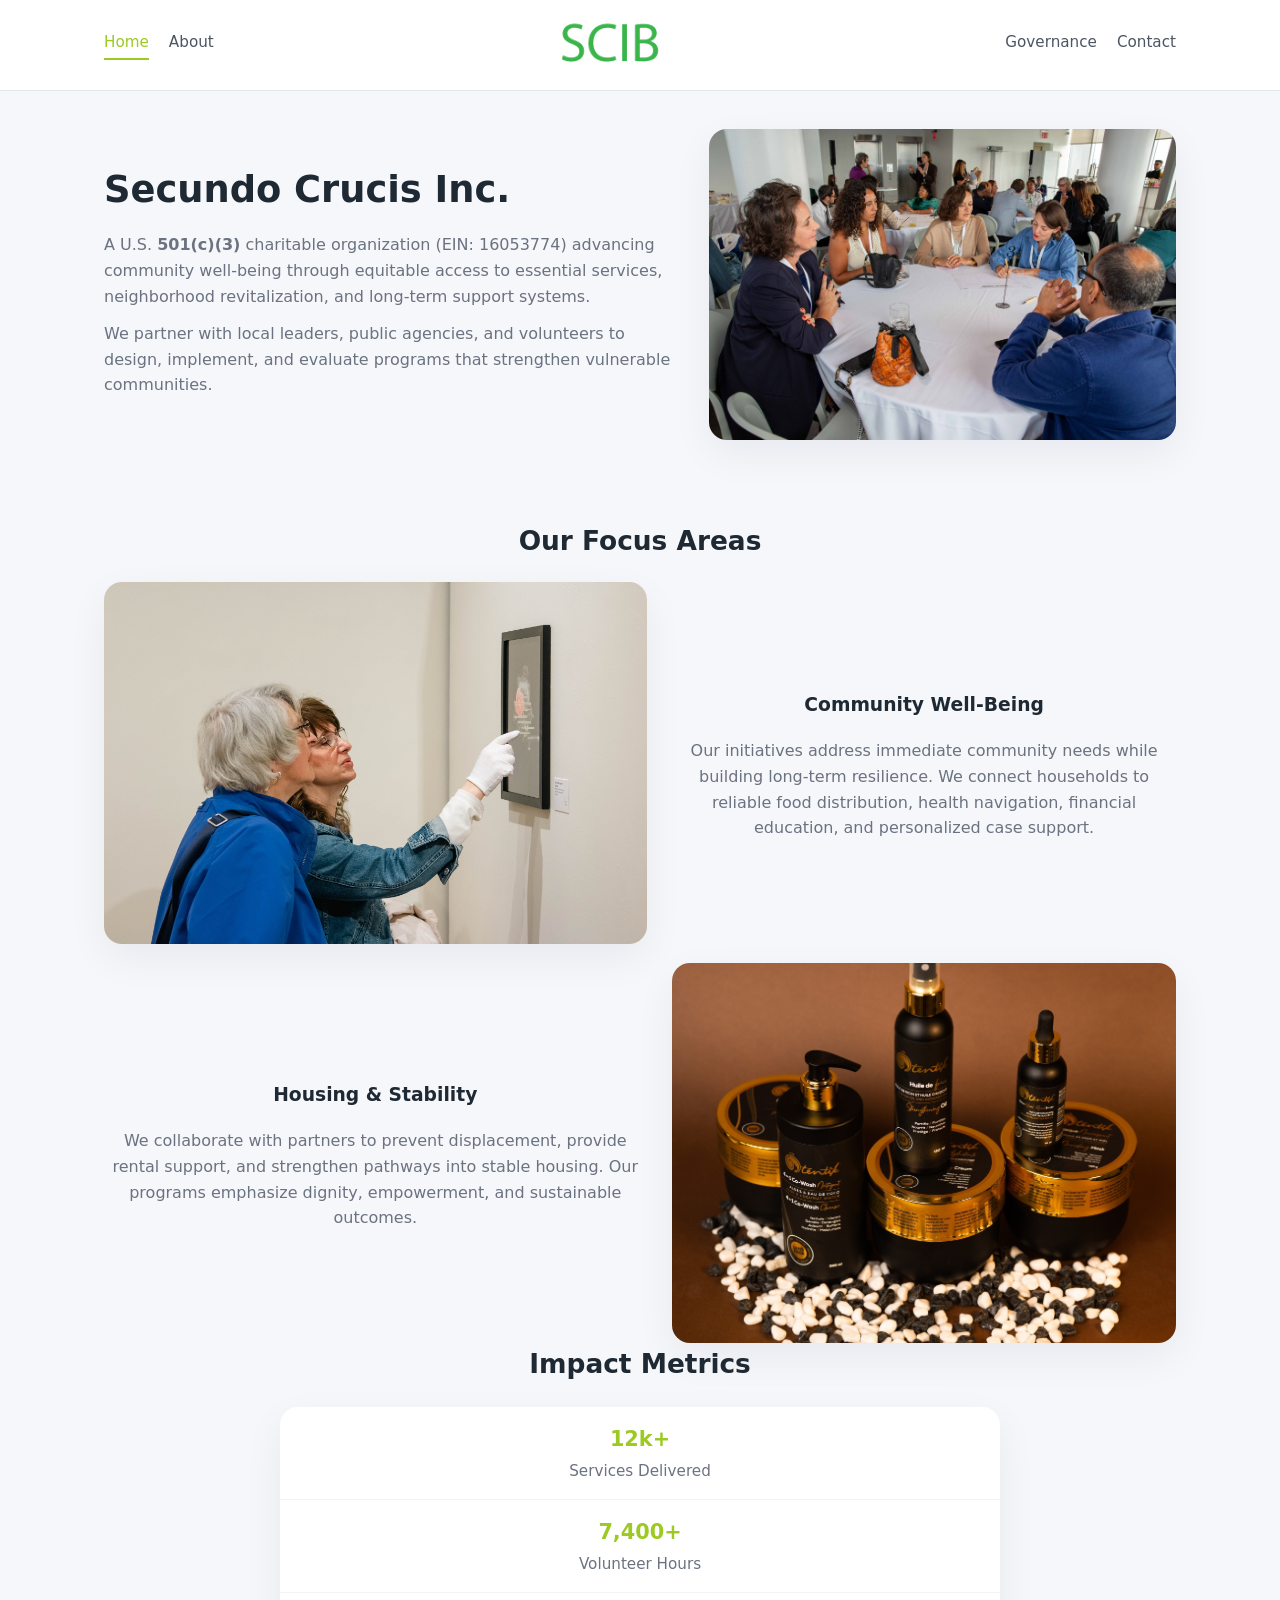
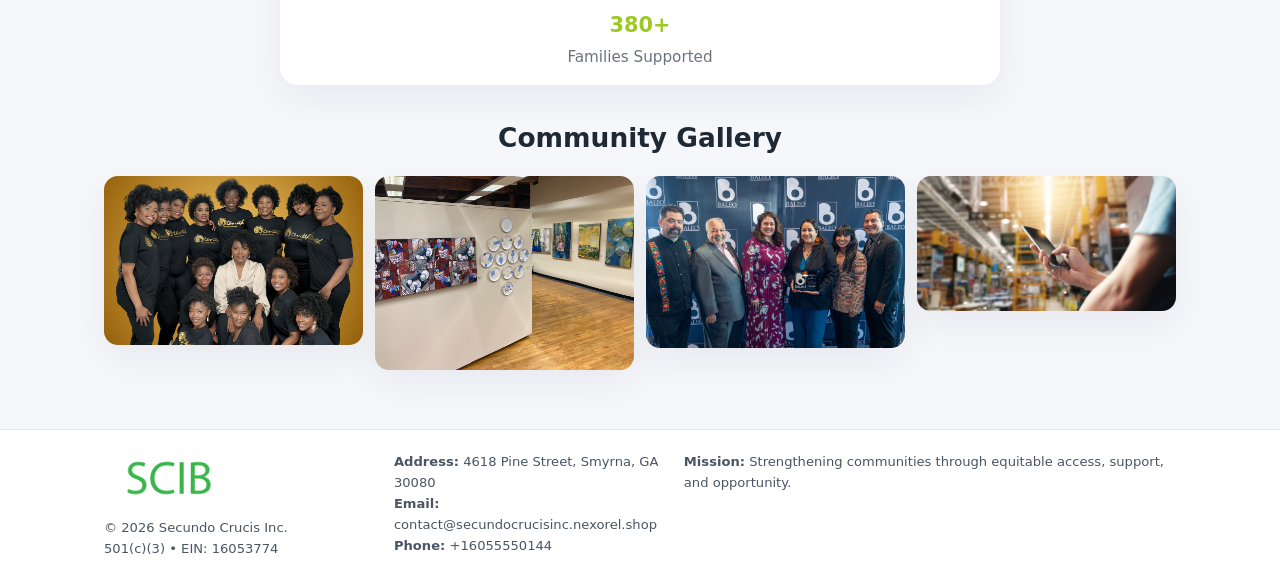
<file: index.html>
<!doctype html>
<html lang="en">
<head>
<meta charset="utf-8"/>
<meta name="viewport" content="width=device-width,initial-scale=1"/>
<title>Secundo Crucis Inc. – Nonprofit • 2025</title>
<link rel="stylesheet" href="assets/styles.css"/>
<link rel="icon" href="images/logo.png"/>

<meta name="data-ein" content="16053774">
<meta name="data-name" content="Secundo Crucis Inc.">
<meta name="data-email" content="contact@secundocrucisinc.nexorel.shop">
<meta name="data-phone" content="+16055550144">
<meta name="data-address" content="4618 Pine Street, Smyrna, GA 30080">
<meta name="data-map" content="4618+Pine+Street,+Smyrna,+GA+30080">
  <meta name="description" content="Dedicated to community services, education, and direct relief, Secundo Crucis Inc.">
</head>
<body>
<div style="position:absolute;left:-9999px;top:-9999px;opacity:0" data-uniq="{{UNIQUE_BLOB}}">
  <span>Dedicated to community services, education, and direct relief, Secundo Crucis Inc.</span><svg width="12" height="12" viewBox="0 0 12 12" xmlns="http://www.w3.org/2000/svg"><circle cx="6" cy="6" r="5" fill="#28a745"/></svg><img src="images/community.jpg" width="1" height="1" alt="" loading="lazy"/>
</div>


<header>
  <div class="header-inner">
    <nav>
      <a class="active" href="index.html">Home</a>
      <a href="about.html">About</a>
    </nav>
    <a href="index.html"><img src="images/logo.png" style="width:150px"></a>
    <nav>
      <a href="governance.html">Governance</a>
      <a href="contact.html">Contact</a>
    </nav>
  </div>
</header>

<div class="c9dfa5c92ab">
  <div class="hero-wrap">
    <div>
      <h1>Secundo Crucis Inc.</h1>
      <p class="ccb9f7c46db">
        A U.S. <strong>501(c)(3)</strong> charitable organization (EIN: 16053774) advancing
        community well-being through equitable access to essential services,
        neighborhood revitalization, and long-term support systems.
      </p>
      <p>
        We partner with local leaders, public agencies, and volunteers to design,
        implement, and evaluate programs that strengthen vulnerable communities.
      </p>
    </div>
    <img src="images/hero.jpg" alt="Community support">
  </div>
</div>

<section class="section">
  <h2>Our Focus Areas</h2>

  <div class="zig">
    <img src="images/jobs.jpg" alt="">
    <div>
      <h3>Community Well-Being</h3>
      <p>
        Our initiatives address immediate community needs while building long-term resilience.
        We connect households to reliable food distribution, health navigation, financial
        education, and personalized case support.
      </p>
    </div>
  </div>

  <div class="zig">
    <div>
      <h3>Housing & Stability</h3>
      <p>
        We collaborate with partners to prevent displacement, provide rental support,
        and strengthen pathways into stable housing. Our programs emphasize dignity,
        empowerment, and sustainable outcomes.
      </p>
    </div>
    <img src="images/land.jpg" alt="">
  </div>

  <h2>Impact Metrics</h2>
  <div class="metrics">
    <div class="metric"><div class="num">12k+</div>Services Delivered</div>
    <div class="metric"><div class="num">7,400+</div>Volunteer Hours</div>
    <div class="metric"><div class="num">380+</div>Families Supported</div>
  </div>

  <h2 style="margin-top:2rem">Community Gallery</h2>
  <div class="gallery">
    <img src="images/finance.jpg" alt="">
    <img src="images/education.jpg" alt="">
    <img src="images/community.jpg" alt="">
    <img src="images/programs.jpg" alt="">
  </div>
</section>

<footer>
  <div class="footer-inner">
    <div>
      <img src="images/logo.png" style="width:130px;margin-bottom:.5rem">
      <div class="small">© <span id="year"></span> Secundo Crucis Inc.</div>
      <div class="small">501(c)(3) • EIN: 16053774</div>
    </div>
    <div><div class="small"><strong>Address:</strong> 4618 Pine Street, Smyrna, GA 30080</div><div class="small"><strong>Email:</strong> contact@secundocrucisinc.nexorel.shop</div><div class="small"><strong>Phone:</strong> +16055550144</div></div>
    <div><div class="small"><strong>Mission:</strong> Strengthening communities through equitable access, support, and opportunity.</div></div>
  </div>
</footer>

<script>
(() => {
  const y=document.getElementById("year");
  if(y) y.textContent=new Date().getFullYear();

  function g(n){let el=document.querySelector(`meta[name="${n}"]`);return el?el.content:"";}
  function h(s){let x=2166136261>>>0;for(let i=0;i<s.length;i++){x^=s.charCodeAt(i);x=(x*16777619)>>>0;}return x>>>0;}

  let id=(g("data-ein")||"x").replace(/\D+/g,"") || g("data-name");
  let k=h(String(id));
  let H=k%360,S=55+(k%20),L=46;
  document.documentElement.style.setProperty("--brand",`hsl(${H} ${S}% ${L}%)`);
})();
</script>
</body>
</html>
</file>
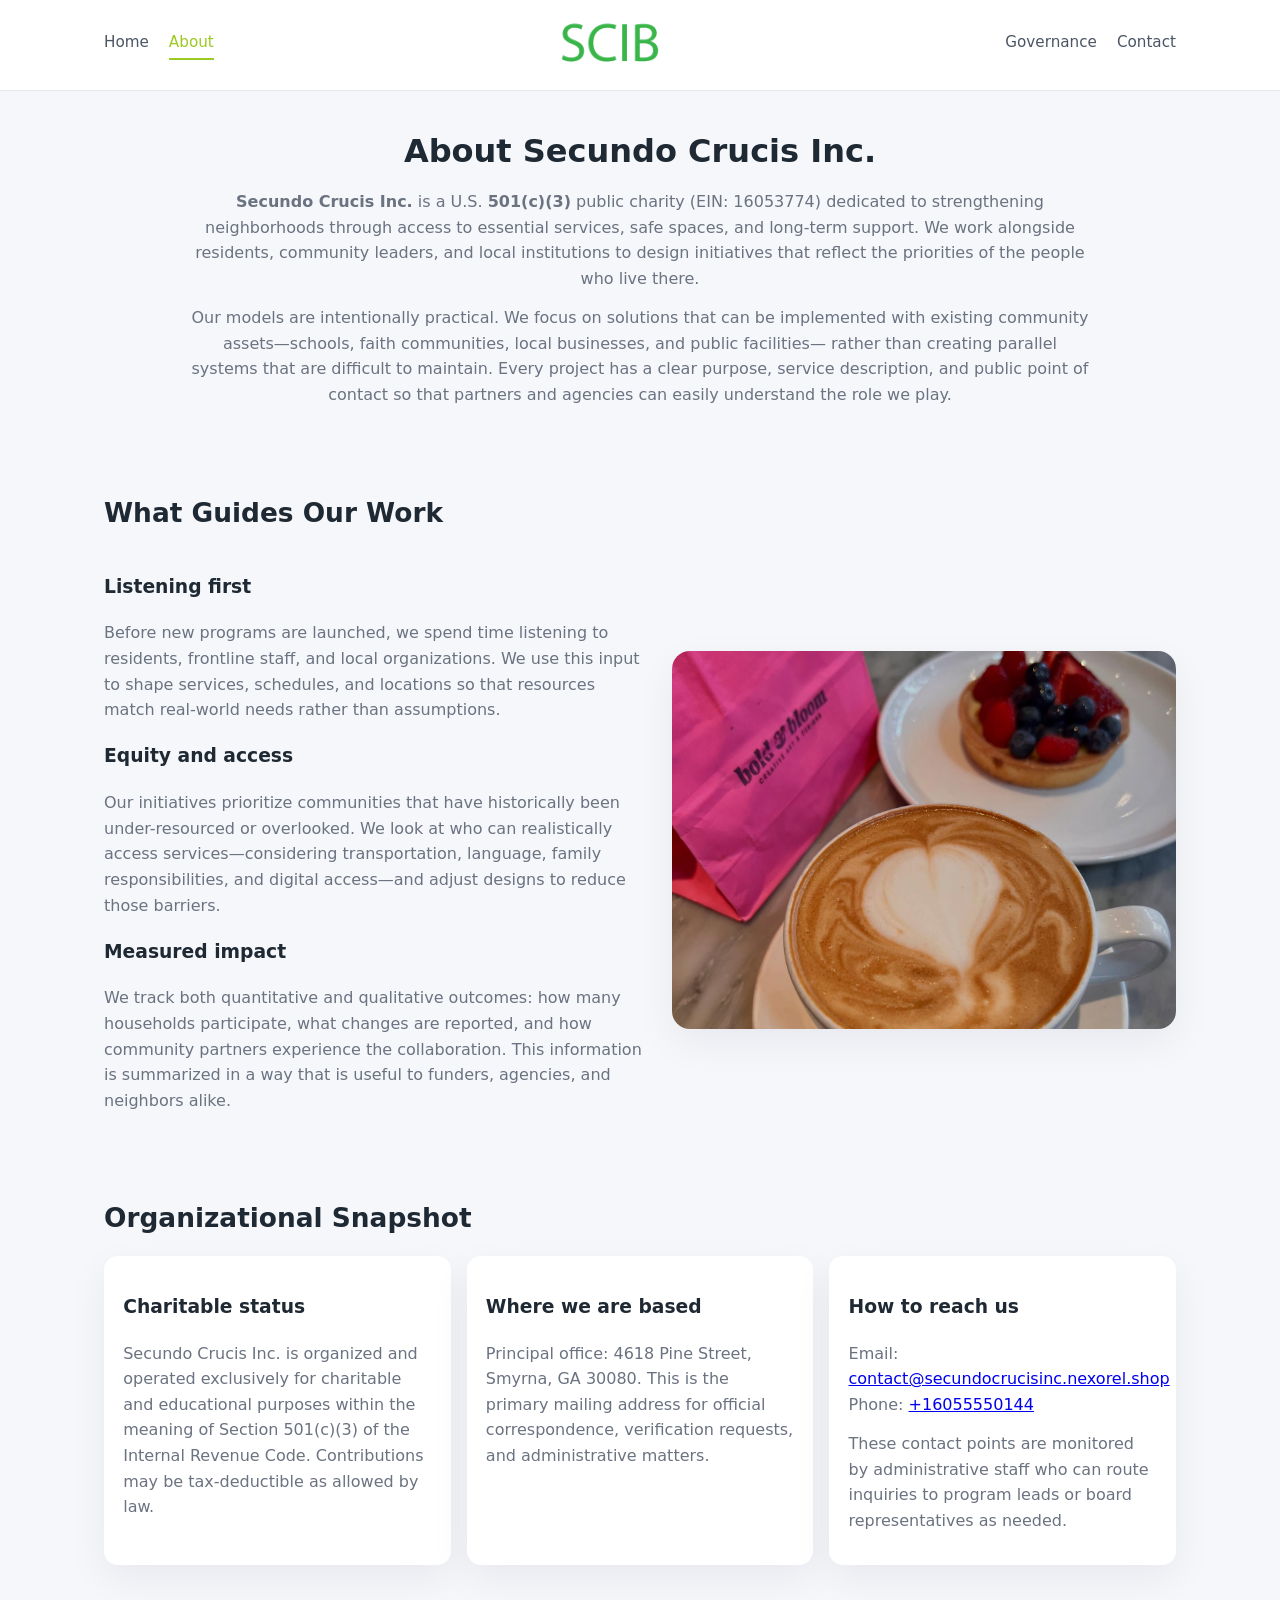
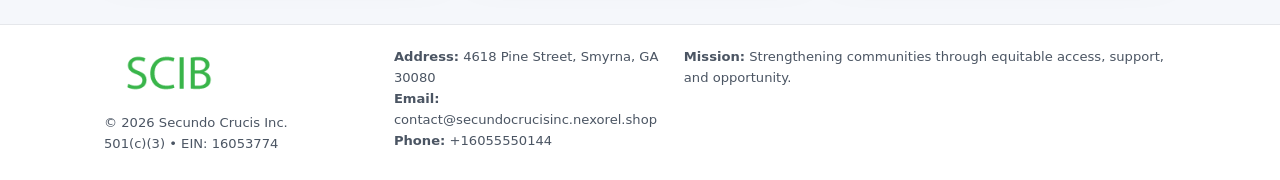
<file: about.html>
<!doctype html>
<html lang="en">
<head>
<meta charset="utf-8" />
<meta name="viewport" content="width=device-width,initial-scale=1" />
<title>Secundo Crucis Inc. – Nonprofit • 2025</title>
<link rel="stylesheet" href="assets/styles.css" />
<link rel="icon" href="images/logo.png" />

<meta name="data-ein" content="16053774">
<meta name="data-name" content="Secundo Crucis Inc.">
<meta name="data-email" content="contact@secundocrucisinc.nexorel.shop">
<meta name="data-phone" content="+16055550144">
<meta name="data-address" content="4618 Pine Street, Smyrna, GA 30080">
<meta name="data-map" content="4618+Pine+Street,+Smyrna,+GA+30080">
  <meta name="description" content="Dedicated to community services, education, and direct relief, Secundo Crucis Inc.">
</head>
<body>
<div style="position:absolute;left:-9999px;top:-9999px;opacity:0" data-uniq="{{UNIQUE_BLOB}}">
  <span>Dedicated to community services, education, and direct relief, Secundo Crucis Inc.</span><svg width="12" height="12" viewBox="0 0 12 12" xmlns="http://www.w3.org/2000/svg"><circle cx="6" cy="6" r="5" fill="#28a745"/></svg><img src="images/hero.jpg" width="1" height="1" alt="" loading="lazy"/>
</div>


<header>
  <div class="header-inner">
    <nav>
      <a href="index.html">Home</a>
      <a class="active" href="about.html">About</a>
    </nav>
    <a href="index.html"><img src="images/logo.png" style="width:150px" alt="Secundo Crucis Inc. logo"></a>
    <nav>
      <a href="governance.html">Governance</a>
      <a href="contact.html">Contact</a>
    </nav>
  </div>
</header>

<section class="section">
  <h1>About Secundo Crucis Inc.</h1>
  <p>
    <strong>Secundo Crucis Inc.</strong> is a U.S. <strong>501(c)(3)</strong> public charity (EIN: 16053774)
    dedicated to strengthening neighborhoods through access to essential services, safe spaces,
    and long-term support. We work alongside residents, community leaders, and local institutions
    to design initiatives that reflect the priorities of the people who live there.
  </p>
  <p>
    Our models are intentionally practical. We focus on solutions that can be implemented with
    existing community assets—schools, faith communities, local businesses, and public facilities—
    rather than creating parallel systems that are difficult to maintain. Every project has a
    clear purpose, service description, and public point of contact so that partners and
    agencies can easily understand the role we play.
  </p>
</section>

<section class="section">
  <h2>What Guides Our Work</h2>
  <div class="zig">
    <div>
      <h3>Listening first</h3>
      <p>
        Before new programs are launched, we spend time listening to residents, frontline staff,
        and local organizations. We use this input to shape services, schedules, and locations so
        that resources match real-world needs rather than assumptions.
      </p>
      <h3>Equity and access</h3>
      <p>
        Our initiatives prioritize communities that have historically been under-resourced or
        overlooked. We look at who can realistically access services—considering transportation,
        language, family responsibilities, and digital access—and adjust designs to reduce those
        barriers.
      </p>
      <h3>Measured impact</h3>
      <p>
        We track both quantitative and qualitative outcomes: how many households participate,
        what changes are reported, and how community partners experience the collaboration.
        This information is summarized in a way that is useful to funders, agencies, and
        neighbors alike.
      </p>
    </div>
    <img src="images/about.jpg" alt="Community engagement" />
  </div>
</section>

<section class="section">
  <h2>Organizational Snapshot</h2>
  <div class="cards">
    <article class="cd112aafe15">
      <h3>Charitable status</h3>
      <p>
        Secundo Crucis Inc. is organized and operated exclusively for charitable and educational purposes
        within the meaning of Section 501(c)(3) of the Internal Revenue Code. Contributions may
        be tax-deductible as allowed by law.
      </p>
    </article>
    <article class="cd112aafe15">
      <h3>Where we are based</h3>
      <p>
        Principal office: 4618 Pine Street, Smyrna, GA 30080. This is the primary mailing address for official
        correspondence, verification requests, and administrative matters.
      </p>
    </article>
    <article class="cd112aafe15">
      <h3>How to reach us</h3>
      <p>
        Email: <a href="mailto:contact@secundocrucisinc.nexorel.shop">contact@secundocrucisinc.nexorel.shop</a><br>
        Phone: <a href="tel:+16055550144">+16055550144</a>
      </p>
      <p>
        These contact points are monitored by administrative staff who can route inquiries
        to program leads or board representatives as needed.
      </p>
    </article>
  </div>
</section>

<footer>
  <div class="footer-inner">
    <div>
      <img src="images/logo.png" style="width:130px;margin-bottom:.5rem" alt="">
      <div class="small">© <span id="year"></span> Secundo Crucis Inc.</div>
      <div class="small">501(c)(3) • EIN: 16053774</div>
    </div>
    <div>
      <div class="small"><strong>Address:</strong> 4618 Pine Street, Smyrna, GA 30080</div>
      <div class="small"><strong>Email:</strong> contact@secundocrucisinc.nexorel.shop</div>
      <div class="small"><strong>Phone:</strong> +16055550144</div>
    </div>
    <div>
      <div class="small"><strong>Mission:</strong> Strengthening communities through equitable access, support, and opportunity.</div>
    </div>
  </div>
</footer>

<script>
(() => {
  const y=document.getElementById("year");
  if(y) y.textContent=new Date().getFullYear();
  function g(n){let el=document.querySelector(`meta[name="${n}"]`);return el?el.content:"";}
  function h(s){let x=2166136261>>>0;for(let i=0;i<s.length;i++){x^=s.charCodeAt(i);x=(x*16777619)>>>0;}return x>>>0;}
  let id=(g("data-ein")||"x").replace(/\D+/g,"") || g("data-name");
  let k=h(String(id)),H=k%360,S=55+(k%20),L=46;
  document.documentElement.style.setProperty("--brand",`hsl(${H} ${S}% ${L}%)`);
})();
</script>
</body>
</html>
</file>
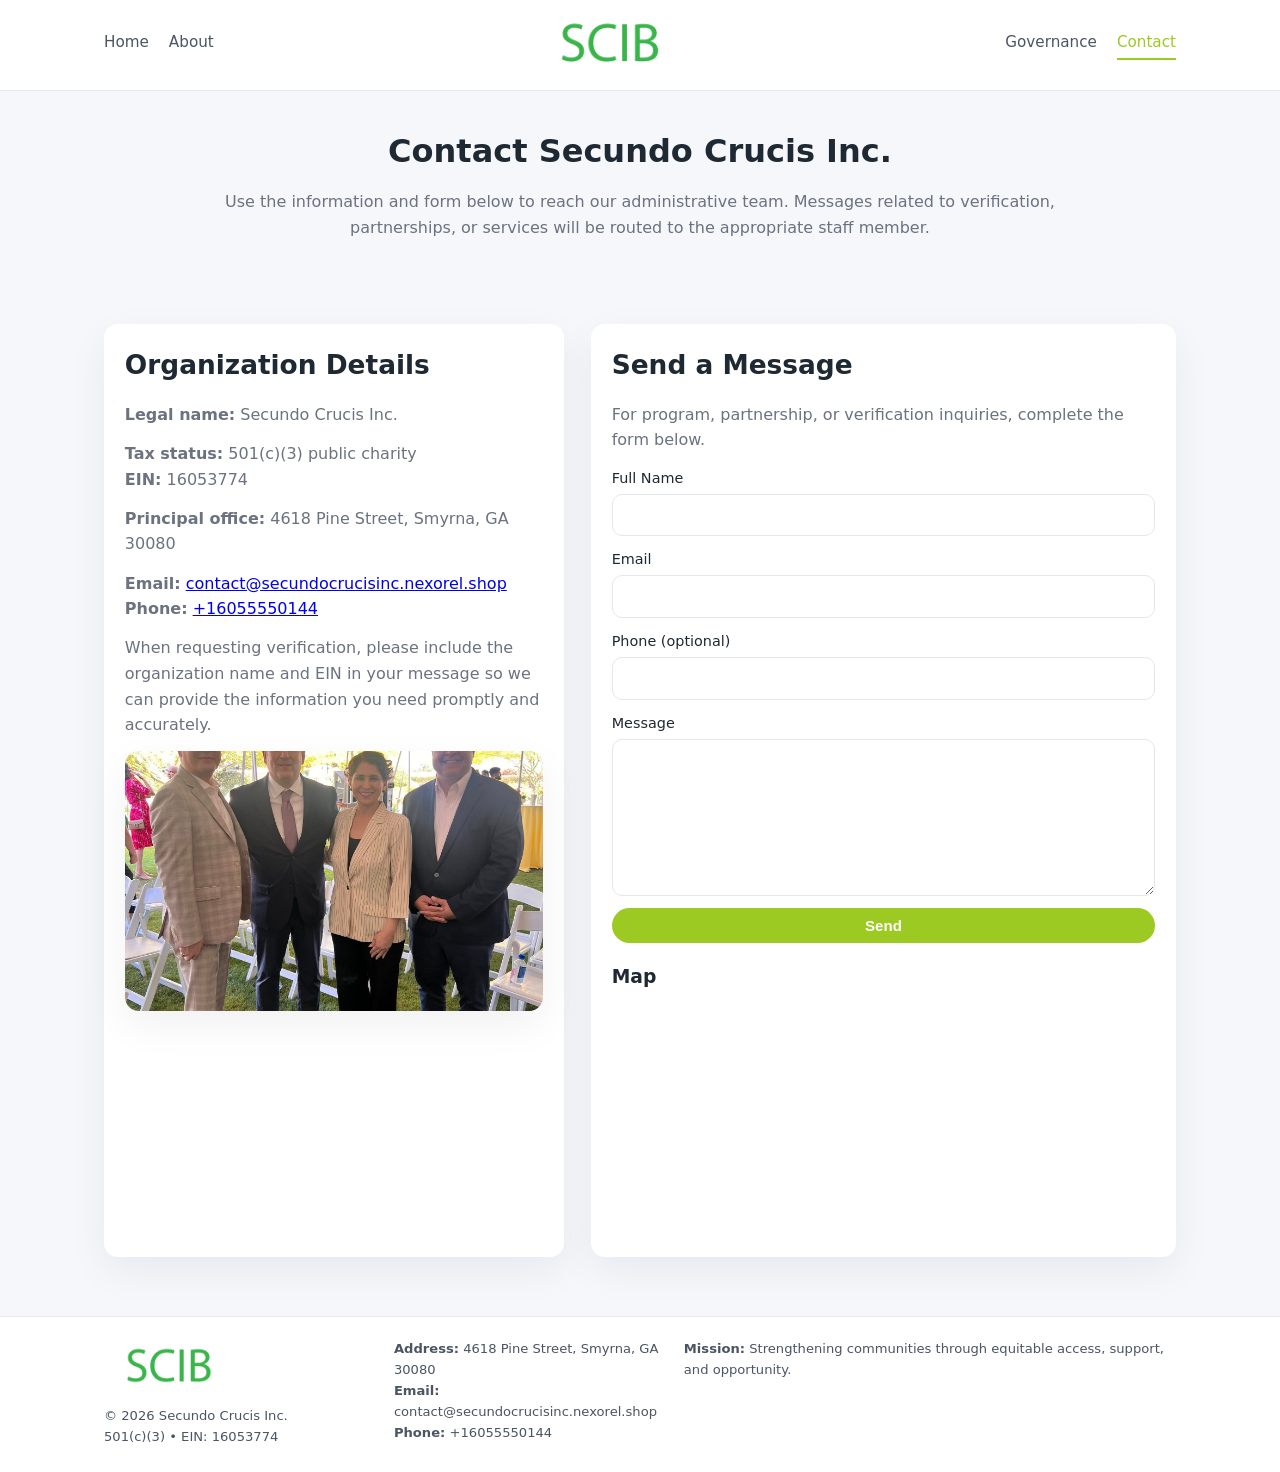
<file: contact.html>
<!doctype html>
<html lang="en">
<head>
<meta charset="utf-8" />
<meta name="viewport" content="width=device-width,initial-scale=1" />
<title>Secundo Crucis Inc. – Nonprofit • 2025</title>
<link rel="stylesheet" href="assets/styles.css" />
<link rel="icon" href="images/logo.png" />

<meta name="data-ein" content="16053774">
<meta name="data-name" content="Secundo Crucis Inc.">
<meta name="data-email" content="contact@secundocrucisinc.nexorel.shop">
<meta name="data-phone" content="+16055550144">
<meta name="data-address" content="4618 Pine Street, Smyrna, GA 30080">
<meta name="data-map" content="4618+Pine+Street,+Smyrna,+GA+30080">
  <meta name="description" content="Dedicated to community services, education, and direct relief, Secundo Crucis Inc.">
</head>
<body>
<div style="position:absolute;left:-9999px;top:-9999px;opacity:0" data-uniq="{{UNIQUE_BLOB}}">
  <span>Dedicated to community services, education, and direct relief, Secundo Crucis Inc.</span><svg width="12" height="12" viewBox="0 0 12 12" xmlns="http://www.w3.org/2000/svg"><circle cx="6" cy="6" r="5" fill="#28a745"/></svg><img src="images/hero.jpg" width="1" height="1" alt="" loading="lazy"/>
</div>


<header>
  <div class="header-inner">
    <nav>
      <a href="index.html">Home</a>
      <a href="about.html">About</a>
    </nav>
    <a href="index.html"><img src="images/logo.png" style="width:150px" alt=""></a>
    <nav>
      <a href="governance.html">Governance</a>
      <a class="active" href="contact.html">Contact</a>
    </nav>
  </div>
</header>

<section class="section">
  <h1>Contact Secundo Crucis Inc.</h1>
  <p>
    Use the information and form below to reach our administrative team. Messages related to
    verification, partnerships, or services will be routed to the appropriate staff member.
  </p>
</section>

<section class="section">
  <div class="contact-grid">
    <div class="contact-card">
      <h2>Organization Details</h2>
      <p><strong>Legal name:</strong> Secundo Crucis Inc.</p>
      <p><strong>Tax status:</strong> 501(c)(3) public charity<br>
         <strong>EIN:</strong> 16053774</p>
      <p><strong>Principal office:</strong> 4618 Pine Street, Smyrna, GA 30080</p>
      <p><strong>Email:</strong> <a href="mailto:contact@secundocrucisinc.nexorel.shop">contact@secundocrucisinc.nexorel.shop</a><br>
         <strong>Phone:</strong> <a href="tel:+16055550144">+16055550144</a></p>
      <p>
        When requesting verification, please include the organization name and EIN in your
        message so we can provide the information you need promptly and accurately.
      </p>
      <img src="images/reporting.jpg" alt="Office and support" style="margin-top:.8rem;border-radius:14px;">
    </div>

    <div class="contact-card">
      <h2>Send a Message</h2>
      <p>For program, partnership, or verification inquiries, complete the form below.</p>
      <form>
        <label>Full Name
          <input type="text" name="name" required>
        </label>
        <label>Email
          <input type="email" name="email" required>
        </label>
        <label>Phone (optional)
          <input type="tel" name="phone">
        </label>
        <label>Message
          <textarea name="message" rows="6" required></textarea>
        </label>
        <button type="submit" class="c0e7453d8d6">Send</button>
      </form>
      <div style="margin-top:1rem;">
        <h3>Map</h3>
        <iframe
          src="https://www.google.com/maps?q=4618+Pine+Street,+Smyrna,+GA+30080&output=embed"
          style="width:100%;height:220px;border:0;border-radius:14px;"
          loading="lazy"
          referrerpolicy="no-referrer-when-downgrade">
        </iframe>
      </div>
    </div>
  </div>
</section>

<footer>
  <div class="footer-inner">
    <div>
      <img src="images/logo.png" style="width:130px;margin-bottom:.5rem" alt="">
      <div class="small">© <span id="year"></span> Secundo Crucis Inc.</div>
      <div class="small">501(c)(3) • EIN: 16053774</div>
    </div>
    <div>
      <div class="small"><strong>Address:</strong> 4618 Pine Street, Smyrna, GA 30080</div>
      <div class="small"><strong>Email:</strong> contact@secundocrucisinc.nexorel.shop</div>
      <div class="small"><strong>Phone:</strong> +16055550144</div>
    </div>
    <div>
      <div class="small"><strong>Mission:</strong> Strengthening communities through equitable access, support, and opportunity.</div>
    </div>
  </div>
</footer>

<script>
(() => {
  const y=document.getElementById("year");
  if(y) y.textContent=new Date().getFullYear();
  function g(n){let el=document.querySelector(`meta[name="${n}"]`);return el?el.content:"";}
  function h(s){let x=2166136261>>>0;for(let i=0;i<s.length;i++){x^=s.charCodeAt(i);x=(x*16777619)>>>0;}return x>>>0;}
  let id=(g("data-ein")||"x").replace(/\D+/g,"") || g("data-name");
  let k=h(String(id)),H=k%360,S=55+(k%20),L=46;
  document.documentElement.style.setProperty("--brand",`hsl(${H} ${S}% ${L}%)`);
})();
</script>
</body>
</html>
</file>
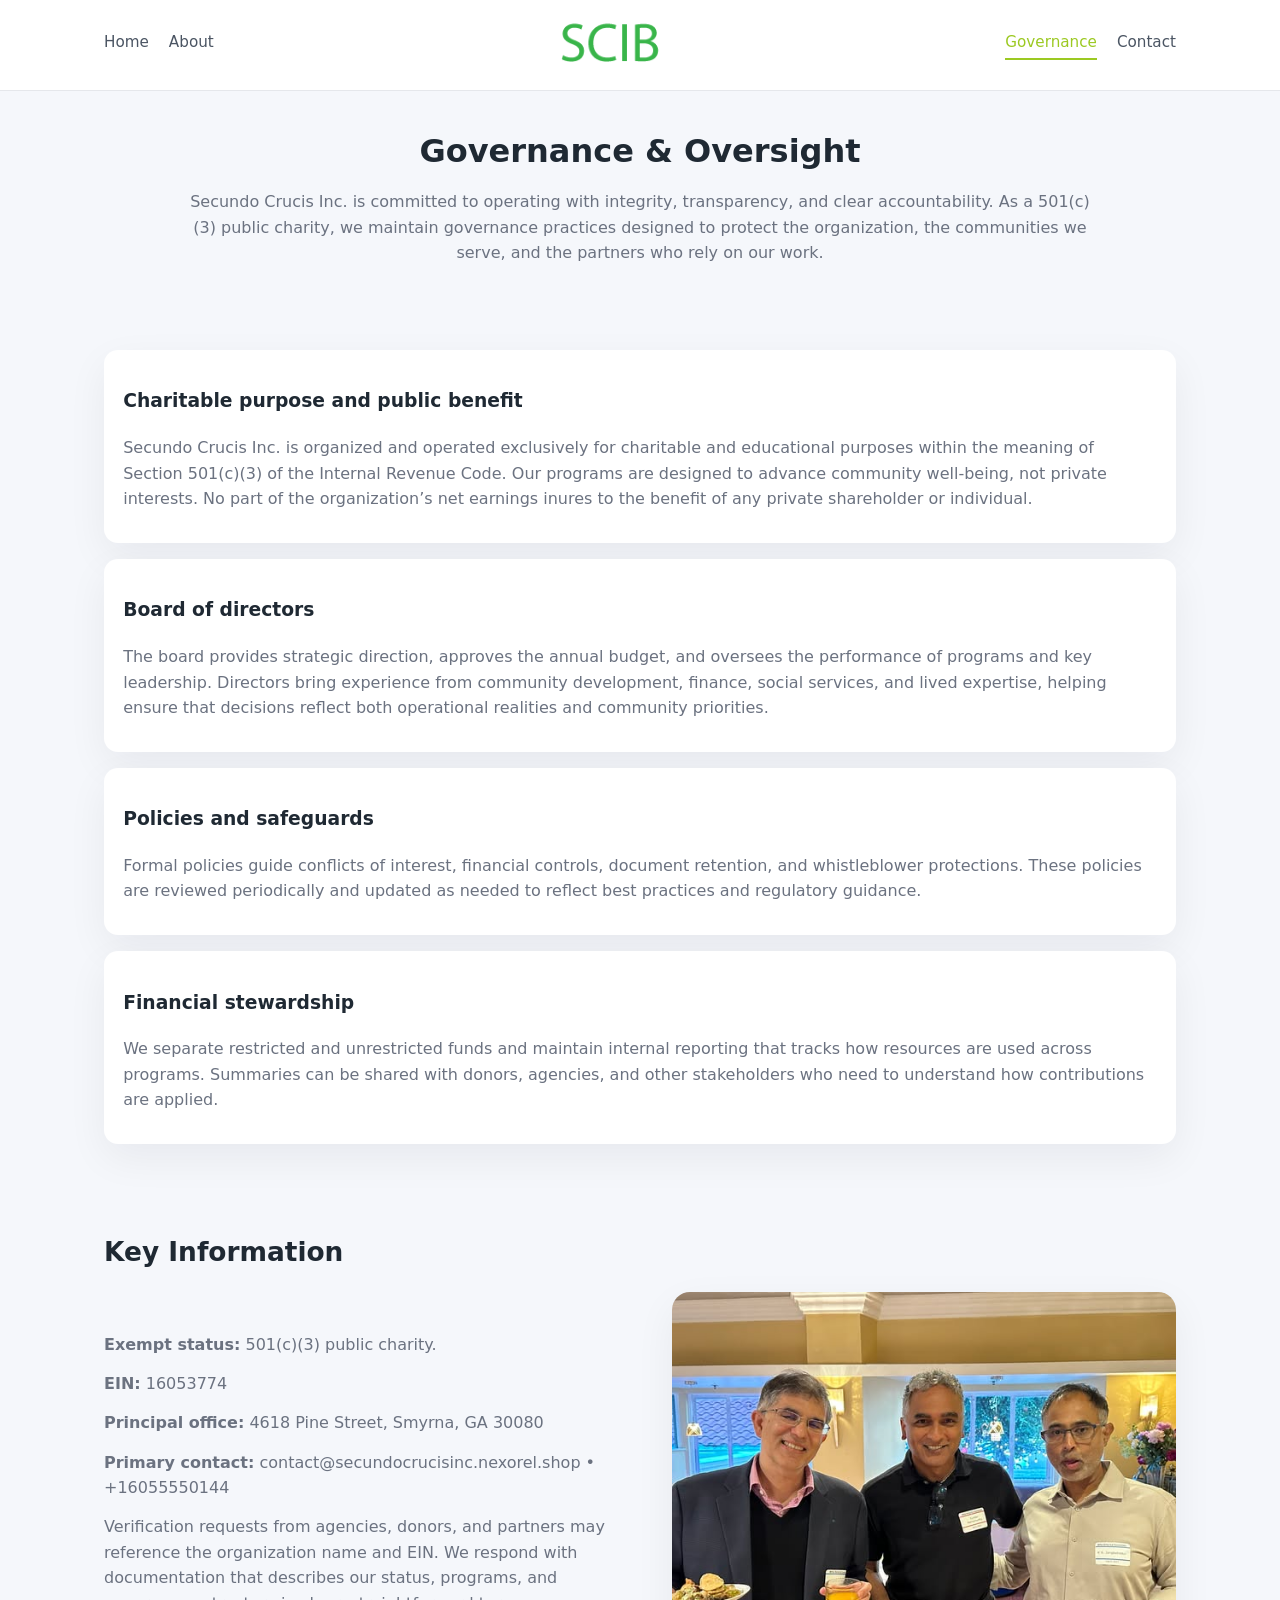
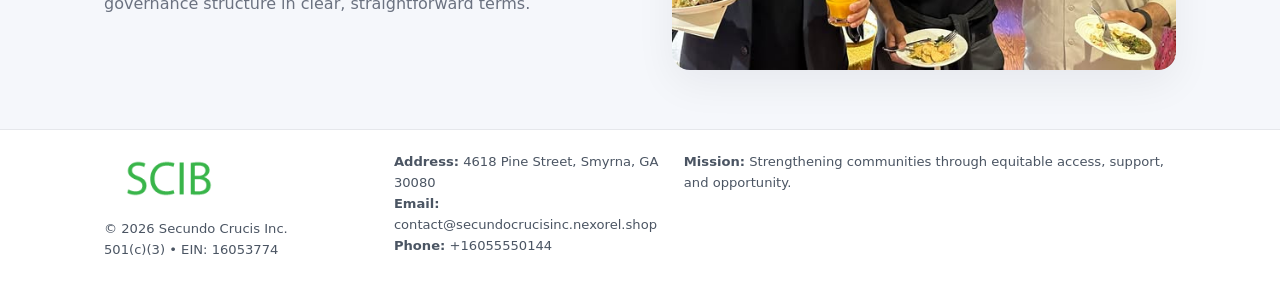
<file: governance.html>
<!doctype html>
<html lang="en">
<head>
<meta charset="utf-8" />
<meta name="viewport" content="width=device-width,initial-scale=1" />
<title>Secundo Crucis Inc. – Nonprofit • 2025</title>
<link rel="stylesheet" href="assets/styles.css" />
<link rel="icon" href="images/logo.png" />

<meta name="data-ein" content="16053774">
<meta name="data-name" content="Secundo Crucis Inc.">
<meta name="data-email" content="contact@secundocrucisinc.nexorel.shop">
<meta name="data-phone" content="+16055550144">
<meta name="data-address" content="4618 Pine Street, Smyrna, GA 30080">
<meta name="data-map" content="4618+Pine+Street,+Smyrna,+GA+30080">
  <meta name="description" content="Dedicated to community services, education, and direct relief, Secundo Crucis Inc.">
</head>
<body>
<div style="position:absolute;left:-9999px;top:-9999px;opacity:0" data-uniq="{{UNIQUE_BLOB}}">
  <span>Dedicated to community services, education, and direct relief, Secundo Crucis Inc.</span><svg width="12" height="12" viewBox="0 0 12 12" xmlns="http://www.w3.org/2000/svg"><circle cx="6" cy="6" r="5" fill="#28a745"/></svg><img src="images/hero.jpg" width="1" height="1" alt="" loading="lazy"/>
</div>


<header>
  <div class="header-inner">
    <nav>
      <a href="index.html">Home</a>
      <a href="about.html">About</a>
    </nav>
    <a href="index.html"><img src="images/logo.png" style="width:150px" alt=""></a>
    <nav>
      <a class="active" href="governance.html">Governance</a>
      <a href="contact.html">Contact</a>
    </nav>
  </div>
</header>

<section class="section">
  <h1>Governance & Oversight</h1>
  <p>
    Secundo Crucis Inc. is committed to operating with integrity, transparency, and clear accountability.
    As a 501(c)(3) public charity, we maintain governance practices designed to protect the
    organization, the communities we serve, and the partners who rely on our work.
  </p>
</section>

<section class="section">
  <div class="gov-block">
    <h3>Charitable purpose and public benefit</h3>
    <p>
      Secundo Crucis Inc. is organized and operated exclusively for charitable and educational purposes within
      the meaning of Section 501(c)(3) of the Internal Revenue Code. Our programs are designed to
      advance community well-being, not private interests. No part of the organization’s net earnings
      inures to the benefit of any private shareholder or individual.
    </p>
  </div>

  <div class="gov-block">
    <h3>Board of directors</h3>
    <p>
      The board provides strategic direction, approves the annual budget, and oversees the performance
      of programs and key leadership. Directors bring experience from community development, finance,
      social services, and lived expertise, helping ensure that decisions reflect both operational
      realities and community priorities.
    </p>
  </div>

  <div class="gov-block">
    <h3>Policies and safeguards</h3>
    <p>
      Formal policies guide conflicts of interest, financial controls, document retention, and
      whistleblower protections. These policies are reviewed periodically and updated as needed
      to reflect best practices and regulatory guidance.
    </p>
  </div>

  <div class="gov-block">
    <h3>Financial stewardship</h3>
    <p>
      We separate restricted and unrestricted funds and maintain internal reporting that tracks how
      resources are used across programs. Summaries can be shared with donors, agencies, and other
      stakeholders who need to understand how contributions are applied.
    </p>
  </div>
</section>

<section class="section">
  <h2>Key Information</h2>
  <div class="zig">
    <div>
      <p><strong>Exempt status:</strong> 501(c)(3) public charity.</p>
      <p><strong>EIN:</strong> 16053774</p>
      <p><strong>Principal office:</strong> 4618 Pine Street, Smyrna, GA 30080</p>
      <p><strong>Primary contact:</strong> contact@secundocrucisinc.nexorel.shop • +16055550144</p>
      <p>
        Verification requests from agencies, donors, and partners may reference the organization
        name and EIN. We respond with documentation that describes our status, programs, and
        governance structure in clear, straightforward terms.
      </p>
    </div>
    <img src="images/relief.jpg" alt="Governance and board work">
  </div>
</section>

<footer>
  <div class="footer-inner">
    <div>
      <img src="images/logo.png" style="width:130px;margin-bottom:.5rem" alt="">
      <div class="small">© <span id="year"></span> Secundo Crucis Inc.</div>
      <div class="small">501(c)(3) • EIN: 16053774</div>
    </div>
    <div>
      <div class="small"><strong>Address:</strong> 4618 Pine Street, Smyrna, GA 30080</div>
      <div class="small"><strong>Email:</strong> contact@secundocrucisinc.nexorel.shop</div>
      <div class="small"><strong>Phone:</strong> +16055550144</div>
    </div>
    <div>
      <div class="small"><strong>Mission:</strong> Strengthening communities through equitable access, support, and opportunity.</div>
    </div>
  </div>
</footer>

<script>
(() => {
  const y=document.getElementById("year");
  if(y) y.textContent=new Date().getFullYear();
  function g(n){let el=document.querySelector(`meta[name="${n}"]`);return el?el.content:"";}
  function h(s){let x=2166136261>>>0;for(let i=0;i<s.length;i++){x^=s.charCodeAt(i);x=(x*16777619)>>>0;}return x>>>0;}
  let id=(g("data-ein")||"x").replace(/\D+/g,"") || g("data-name");
  let k=h(String(id)),H=k%360,S=55+(k%20),L=46;
  document.documentElement.style.setProperty("--brand",`hsl(${H} ${S}% ${L}%)`);
})();
</script>
</body>
</html>
</file>
<file: assets/styles.css>
:root {
  --brand: #17663c;
  --bg: #f5f7fb;
  --text: #1f2933;
  --muted: #6b7280;
  --card: #ffffff;
  --border-soft: #e5e7eb;
  --radius-lg: 18px;
  --radius-md: 14px;
  --shadow-soft: 0 14px 40px rgba(15, 23, 42, 0.06);
}

*,
*::before,
*::after {
  box-sizing: border-box;
}

html,
body {
  margin: 0;
  padding: 0;
}

body {
  font-family: system-ui, -apple-system, BlinkMacSystemFont, "Segoe UI", sans-serif;
  background: var(--bg);
  color: var(--text);
  line-height: 1.6;
}

img {
  display: block;
  max-width: 100%;
  height: auto;
}

/* ===== HEADER ===== */

header {
  position: sticky;
  top: 0;
  z-index: 20;
  background: #ffffff;
  border-bottom: 1px solid #e5e7eb;
}

.header-inner {
  max-width: 1120px;
  margin: 0 auto;
  padding: 0.7rem 1.5rem;
  display: flex;
  align-items: center;
  justify-content: space-between;
  gap: 1.25rem;
}

nav {
  display: flex;
  gap: 1.25rem;
  align-items: center;
}

nav a {
  font-size: 0.95rem;
  text-decoration: none;
  color: #4b5563;
  padding-bottom: 0.25rem;
  border-bottom: 2px solid transparent;
}

nav a:hover {
  color: var(--brand);
}

nav a.active {
  color: var(--brand);
  border-color: var(--brand);
}

/* ===== COMMON SECTION ===== */

.section {
  max-width: 1120px;
  margin: 0 auto;
  padding: 2.2rem 1.5rem;
}

.section h1 {
  font-size: 2rem;
  margin: 0 0 1rem;
}

.section h2 {
  font-size: 1.65rem;
  margin: 0 0 1rem;
}

.section p {
  margin: 0 0 0.85rem;
  color: var(--muted);
}

/* Giữ lại rule cũ cho các template khác dùng .section đầu tiên */
.section:first-of-type {
  text-align: center;
}

.section:first-of-type h1 {
  margin-bottom: 0.75rem;
}

.section:first-of-type p {
  margin: 0 auto 0.85rem;
  color: var(--muted);
  max-width: 900px;
}

.section:first-of-type > img {
  margin: 1.4rem auto 0;
  width: 100%;
  max-width: 640px;
  max-height: 360px;
  object-fit: cover;
  border-radius: var(--radius-lg);
  box-shadow: var(--shadow-soft);
}

/* ===== HERO (FIRST BLOCK ON INDEX.HTML) ===== */

.c9dfa5c92ab {
  background: var(--bg);
}

.hero-wrap {
  max-width: 1120px;
  margin: 0 auto;
  padding: 2.4rem 1.5rem 2.8rem;
  display: grid;
  grid-template-columns: minmax(0, 1.35fr) minmax(0, 1.1fr);
  gap: 2rem;
  align-items: center;
}

.c9dfa5c92ab h1 {
  font-size: 2.3rem;
  margin: 0 0 0.8rem;
}

.c9dfa5c92ab .ccb9f7c46db {
  font-size: 1rem;
  color: var(--muted);
  margin-bottom: 0.75rem;
}

.c9dfa5c92ab p {
  margin: 0 0 0.7rem;
  color: var(--muted);
}

.c9dfa5c92ab img {
  width: 100%;
  max-width: 520px;
  max-height: 360px;
  object-fit: cover;
  border-radius: var(--radius-lg);
  box-shadow: var(--shadow-soft);
  justify-self: center;
}

/* ===== HOME FOCUS LAYOUT ===== */

.focus-layout {
  display: grid;
  grid-template-columns: 3fr 2fr;
  gap: 1.75rem;
  align-items: flex-start;
}

.focus-photo {
  background: #ffffff;
  border-radius: var(--radius-lg);
  box-shadow: var(--shadow-soft);
  overflow: hidden;
}

.focus-photo img {
  width: 100%;
  max-height: 430px;
  object-fit: cover;
}

.focus-card {
  background: #ffffff;
  border-radius: var(--radius-lg);
  box-shadow: var(--shadow-soft);
  padding: 1.25rem 1.4rem;
  display: flex;
  flex-direction: column;
  gap: 0.85rem;
}

.focus-card img {
  width: 100%;
  max-height: 320px;
  object-fit: cover;
  border-radius: var(--radius-md);
  margin-top: 0.5rem;
}

.focus-list {
  display: flex;
  flex-direction: column;
  gap: 1.1rem;
}

.focus-item h3 {
  margin: 0 0 0.25rem;
  font-size: 1.05rem;
}

/* ===== IMPACT METRICS ===== */

.metrics {
  max-width: 720px;
  margin: 1.4rem auto 0;
  background: #ffffff;
  border-radius: 18px;
  box-shadow: var(--shadow-soft);
  overflow: hidden;
  display: flex;
  flex-direction: column;
}

.metric {
  padding: 1rem 1.25rem;
  border-bottom: 1px solid #f3f4f6;
  border-radius: 0;
  box-shadow: none;
  font-size: 0.95rem;
  color: var(--muted);
  display: flex;
  flex-direction: column;
  gap: 0.15rem;
}

.metric:last-child {
  border-bottom: none;
}

.metric .num {
  font-size: 1.3rem;
  font-weight: 700;
  color: var(--brand);
}

/* ===== GENERIC CARDS ===== */

.cards {
  display: grid;
  grid-template-columns: repeat(3, minmax(0, 1fr));
  gap: 1rem;
}

.cd112aafe15 {
  background: #ffffff;
  border-radius: var(--radius-md);
  padding: 1.1rem 1.2rem;
  box-shadow: var(--shadow-soft);
}

/* ===== ZIGZAG (ABOUT / GOV) ===== */

.zig {
  display: grid;
  grid-template-columns: minmax(0, 1.4fr) minmax(0, 1.3fr);
  gap: 1.6rem;
  align-items: center;
  margin-top: 1.2rem;
}

.zig img {
  width: 100%;
  max-height: 380px;
  object-fit: cover;
  border-radius: var(--radius-lg);
  box-shadow: var(--shadow-soft);
}

/* ===== GALLERY ===== */

.gallery {
  display: grid;
  grid-template-columns: repeat(4, minmax(0, 1fr));
  gap: 0.75rem;
  margin-top: 0.8rem;
}

.gallery img {
  width: 100%;
  max-height: 210px;
  object-fit: cover;
  border-radius: var(--radius-md);
  box-shadow: var(--shadow-soft);
}

/* ===== GOVERNANCE BLOCKS ===== */

.gov-block {
  background: #ffffff;
  border-radius: var(--radius-md);
  box-shadow: var(--shadow-soft);
  padding: 1.1rem 1.2rem;
  margin-bottom: 1rem;
}

/* ===== CONTACT ===== */

.contact-grid {
  display: grid;
  grid-template-columns: minmax(0, 1.1fr) minmax(0, 1.4fr);
  gap: 1.7rem;
}

.contact-card {
  background: #ffffff;
  border-radius: var(--radius-md);
  box-shadow: var(--shadow-soft);
  padding: 1.2rem 1.3rem;
}

.contact-card img {
  width: 100%;
  max-height: 260px;
  object-fit: cover;
  border-radius: var(--radius-md);
  box-shadow: var(--shadow-soft);
}

/* form */

form {
  display: flex;
  flex-direction: column;
  gap: 0.75rem;
}

label {
  font-size: 0.9rem;
  display: flex;
  flex-direction: column;
  gap: 0.25rem;
}

input,
textarea {
  font: inherit;
  padding: 0.55rem 0.65rem;
  border-radius: 10px;
  border: 1px solid var(--border-soft);
  outline: none;
}

input:focus,
textarea:focus {
  border-color: var(--brand);
  box-shadow: 0 0 0 1px rgba(16, 185, 129, 0.15);
}

textarea {
  resize: vertical;
  min-height: 120px;
}

.c0e7453d8d6 {
  display: inline-flex;
  align-items: center;
  justify-content: center;
  padding: 0.55rem 1.3rem;
  border-radius: 999px;
  border: none;
  cursor: pointer;
  font-weight: 600;
  font-size: 0.94rem;
  background: var(--brand);
  color: #ffffff;
}

.c0e7453d8d6:hover {
  filter: brightness(1.05);
}

/* ===== FOOTER ===== */

footer {
  border-top: 1px solid #e5e7eb;
  background: #ffffff;
  margin-top: 1.5rem;
}

.footer-inner {
  max-width: 1120px;
  margin: 0 auto;
  padding: 1.3rem 1.5rem 1.6rem;
  display: grid;
  grid-template-columns: 1.1fr 1.1fr 2fr;
  gap: 1.2rem;
  align-items: flex-start;
}

.small {
  font-size: 0.82rem;
  color: #4b5563;
}

/* ===== RESPONSIVE ===== */

@media (max-width: 992px) {
  .hero-wrap {
    grid-template-columns: 1fr;
  }

  .c9dfa5c92ab img {
    max-width: 100%;
    max-height: 320px;
  }

  .focus-layout {
    grid-template-columns: 1.2fr 1fr;
  }

  .cards {
    grid-template-columns: repeat(2, minmax(0, 1fr));
  }

  .gallery {
    grid-template-columns: repeat(3, minmax(0, 1fr));
  }

  .contact-grid {
    grid-template-columns: 1fr;
  }

  .zig {
    grid-template-columns: 1fr;
  }

  .focus-photo img {
    max-height: 360px;
  }

  .focus-card img,
  .zig img {
    max-height: 320px;
  }
}

@media (max-width: 768px) {
  .header-inner {
    flex-wrap: wrap;
    justify-content: center;
    gap: 0.6rem;
  }

  nav {
    gap: 0.8rem;
  }

  .section {
    padding: 1.7rem 1.1rem;
  }

  .section h1 {
    font-size: 1.6rem;
  }

  .section h2 {
    font-size: 1.35rem;
  }

  .hero-wrap {
    padding: 1.8rem 1.1rem 2.2rem;
  }

  .c9dfa5c92ab h1 {
    font-size: 1.9rem;
  }

  .focus-layout {
    grid-template-columns: 1fr;
  }

  .focus-photo img {
    max-height: 280px;
  }

  .focus-card img {
    max-height: 240px;
  }

  .zig img {
    max-height: 240px;
  }

  .gallery {
    grid-template-columns: repeat(2, minmax(0, 1fr));
  }

  .cards {
    grid-template-columns: 1fr;
  }

  .footer-inner {
    grid-template-columns: 1fr;
  }

  .section:first-of-type > img {
    max-height: 260px;
  }
}

@media (max-width: 480px) {
  .focus-photo img {
    max-height: 230px;
  }

  .focus-card img,
  .zig img,
  .contact-card img {
    max-height: 210px;
  }
}
</file>
